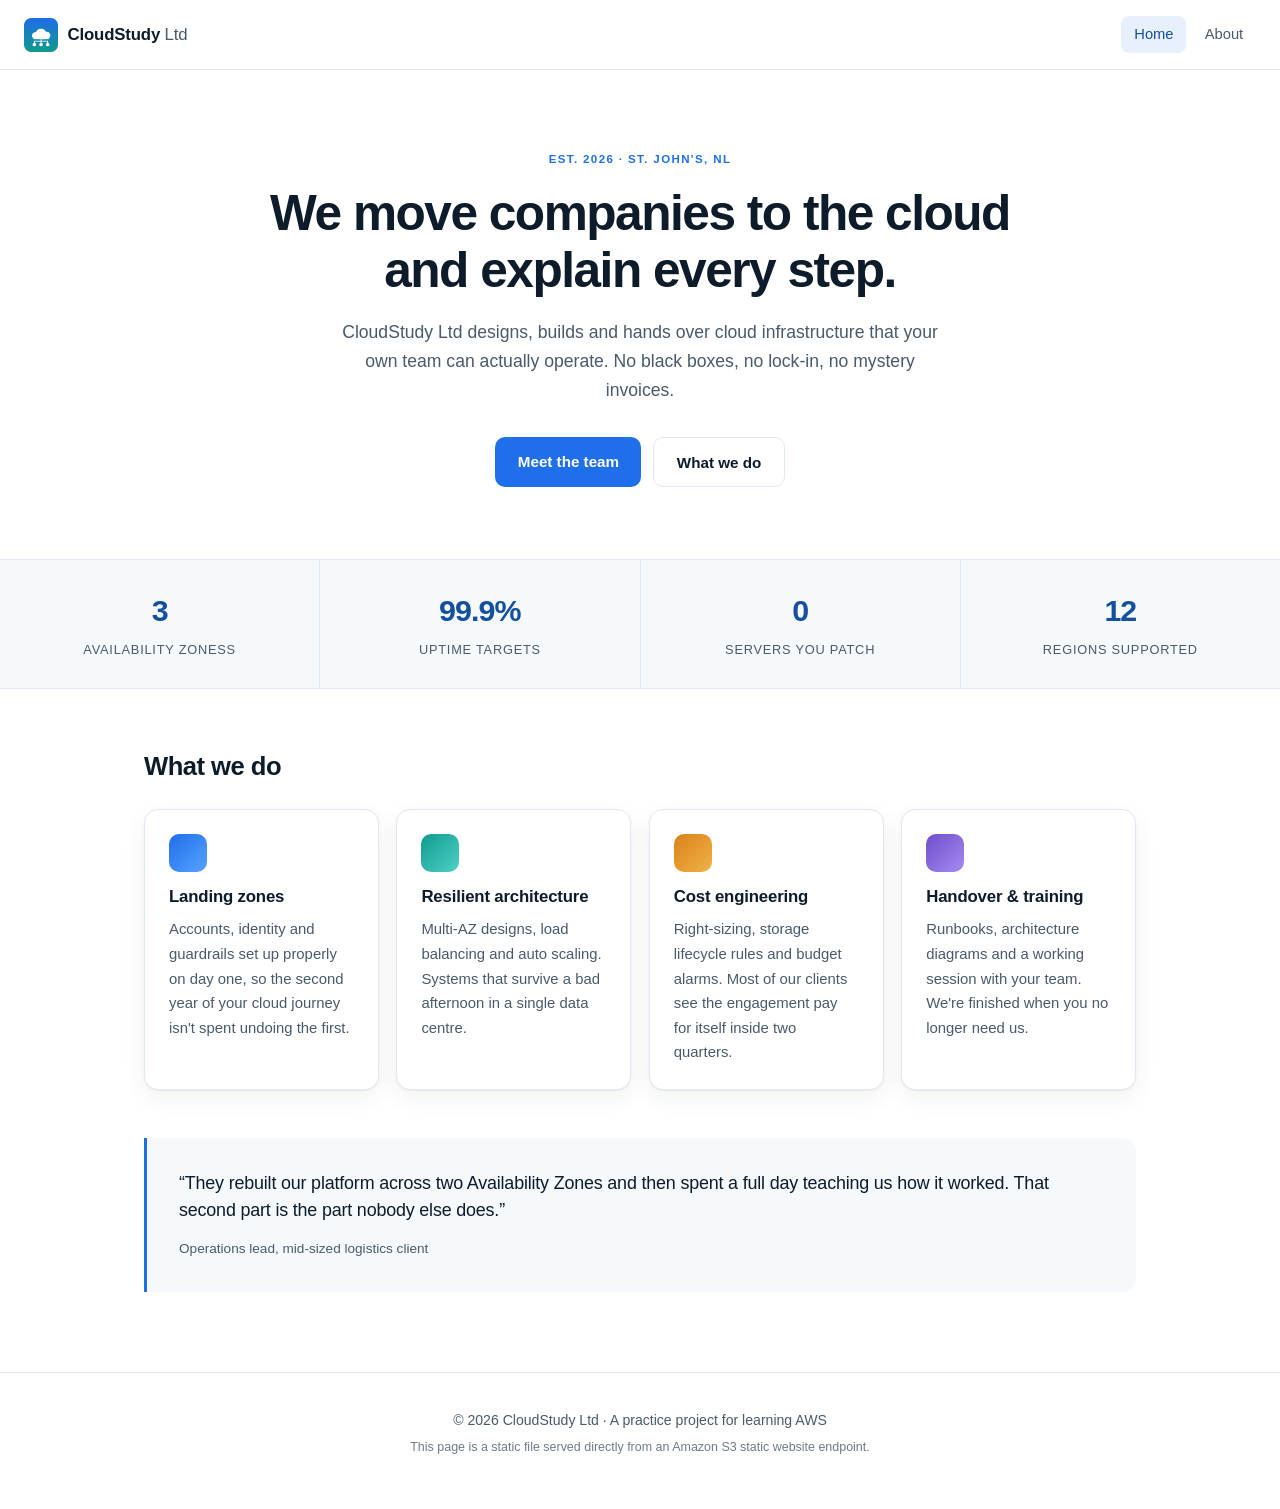
<file: index.html>
<!DOCTYPE html>
<html lang="en">
<head>
<meta charset="utf-8">
<meta name="viewport" content="width=device-width, initial-scale=1">
<title>CloudStudy Ltd — Cloud consulting that actually explains itself</title>
<link rel="stylesheet" href="style.css">
<link rel="icon" href="logo.png">
</head>
<body>

<header class="nav">
  <a class="brand" href="index.html">
    <img src="logo.png" alt="CloudStudy Ltd logo" width="34" height="34">
    <span>CloudStudy<span class="brand-light"> Ltd</span></span>
  </a>
  <nav>
    <a href="index.html" class="active">Home</a>
    <a href="about.html">About</a>
  </nav>
</header>

<section class="hero">
  <p class="eyebrow">Est. 2026 &middot; St. John's, NL</p>
  <h1>We move companies to the cloud<br>and explain every step.</h1>
  <p class="lede">
    CloudStudy Ltd designs, builds and hands over cloud infrastructure that your own
    team can actually operate. No black boxes, no lock-in, no mystery invoices.
  </p>
  <div class="cta-row">
    <a class="btn btn-primary" href="about.html">Meet the team</a>
    <a class="btn btn-ghost" href="#services">What we do</a>
  </div>
</section>

<section class="stats">
  <div class="stat"><strong>3</strong><span>Availability Zoness</span></div>
  <div class="stat"><strong>99.9%</strong><span>Uptime targets</span></div>
  <div class="stat"><strong>0</strong><span>Servers you patch</span></div>
  <div class="stat"><strong>12</strong><span>Regions supported</span></div>
</section>

<main id="services" class="wrap">
  <h2>What we do</h2>
  <div class="grid">
    <article class="card">
      <div class="icon icon-1"></div>
      <h3>Landing zones</h3>
      <p>Accounts, identity and guardrails set up properly on day one, so the
         second year of your cloud journey isn't spent undoing the first.</p>
    </article>
    <article class="card">
      <div class="icon icon-2"></div>
      <h3>Resilient architecture</h3>
      <p>Multi-AZ designs, load balancing and auto scaling. Systems that survive
         a bad afternoon in a single data centre.</p>
    </article>
    <article class="card">
      <div class="icon icon-3"></div>
      <h3>Cost engineering</h3>
      <p>Right-sizing, storage lifecycle rules and budget alarms. Most of our
         clients see the engagement pay for itself inside two quarters.</p>
    </article>
    <article class="card">
      <div class="icon icon-4"></div>
      <h3>Handover &amp; training</h3>
      <p>Runbooks, architecture diagrams and a working session with your team.
         We're finished when you no longer need us.</p>
    </article>
  </div>

  <div class="quote">
    <blockquote>
      &ldquo;They rebuilt our platform across two Availability Zones and then spent a
      full day teaching us how it worked. That second part is the part nobody else does.&rdquo;
    </blockquote>
    <p class="attrib">Operations lead, mid-sized logistics client</p>
  </div>
</main>

<footer>
  <p>&copy; 2026 CloudStudy Ltd &middot; A practice project for learning AWS</p>
  <p class="tiny">This page is a static file served directly from an Amazon S3 static website endpoint.</p>
</footer>

</body>
</html>
</file>
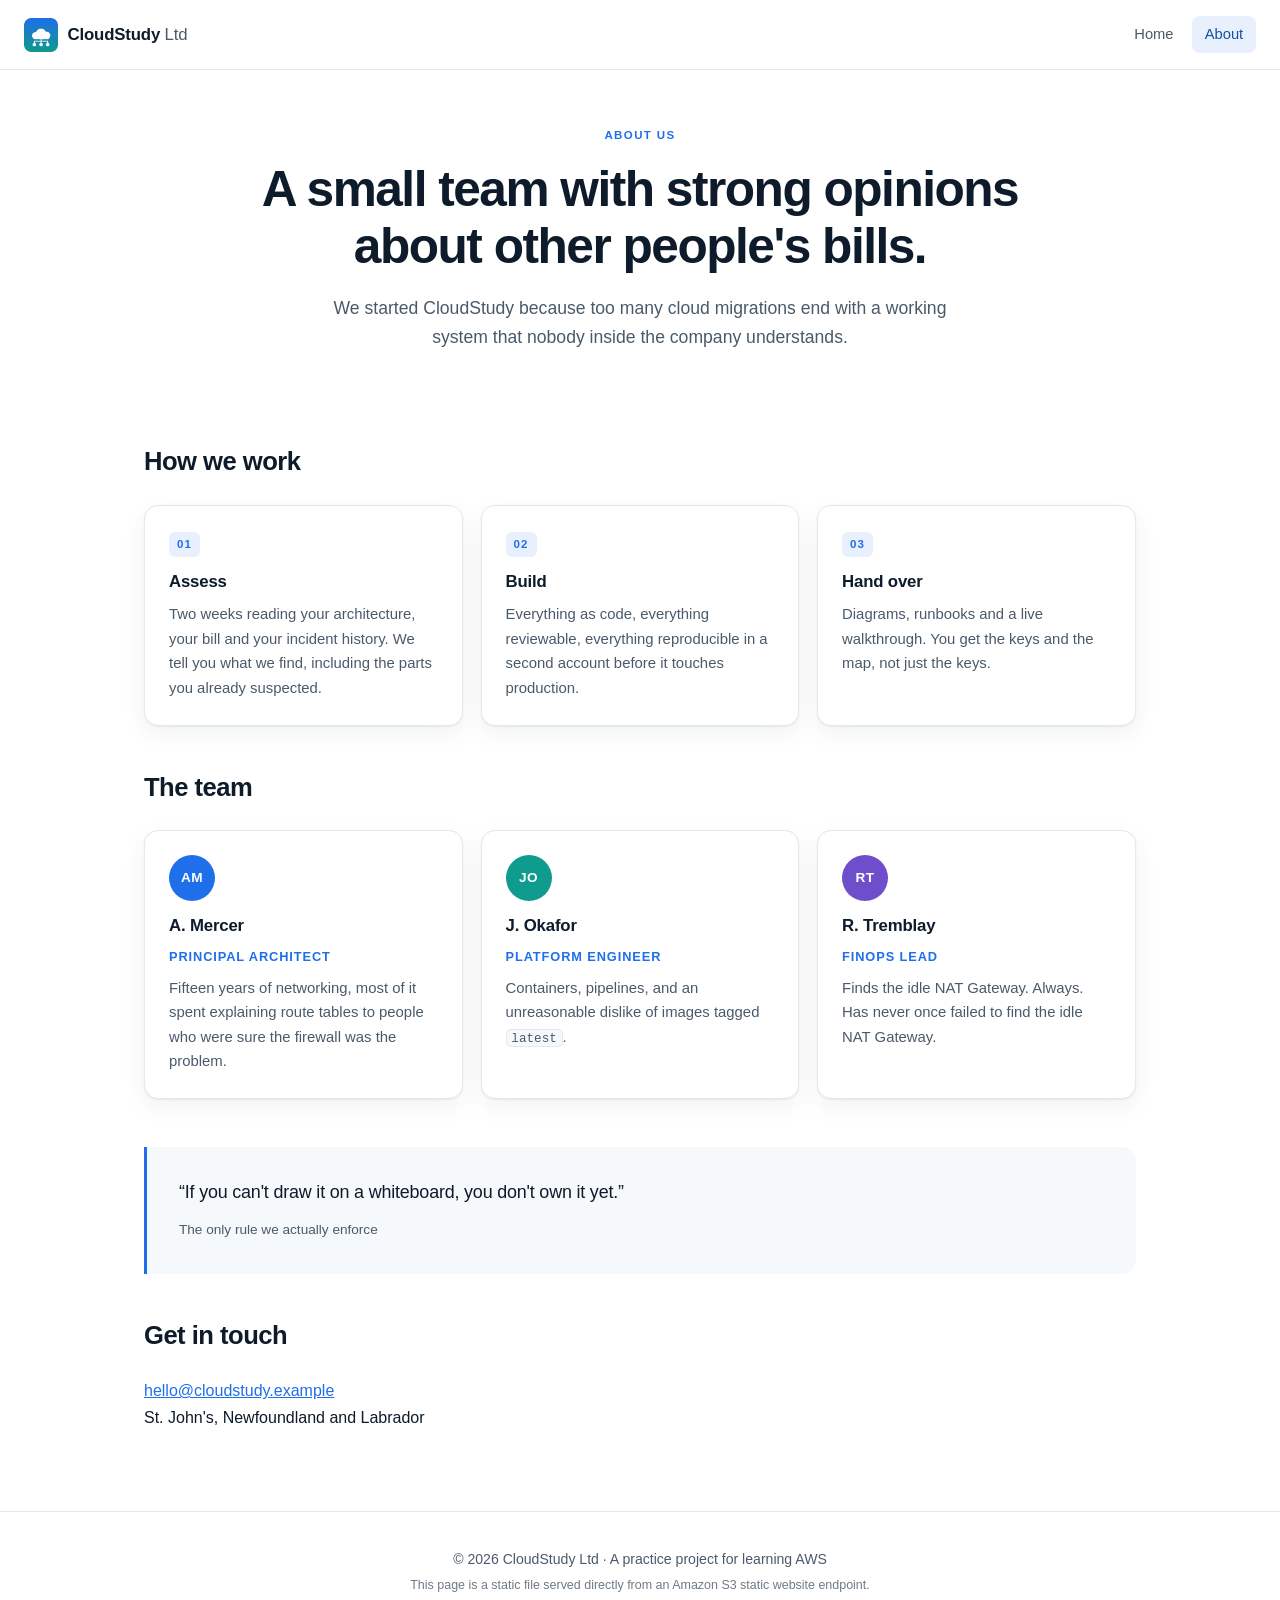
<file: about.html>
<!DOCTYPE html>
<html lang="en">
<head>
<meta charset="utf-8">
<meta name="viewport" content="width=device-width, initial-scale=1">
<title>About — CloudStudy Ltd</title>
<link rel="stylesheet" href="style.css">
<link rel="icon" href="logo.png">
</head>
<body>

<header class="nav">
  <a class="brand" href="index.html">
    <img src="logo.png" alt="CloudStudy Ltd logo" width="34" height="34">
    <span>CloudStudy<span class="brand-light"> Ltd</span></span>
  </a>
  <nav>
    <a href="index.html">Home</a>
    <a href="about.html" class="active">About</a>
  </nav>
</header>

<section class="hero hero-sm">
  <p class="eyebrow">About us</p>
  <h1>A small team with strong opinions<br>about other people's bills.</h1>
  <p class="lede">
    We started CloudStudy because too many cloud migrations end with a working
    system that nobody inside the company understands.
  </p>
</section>

<main class="wrap">

  <h2>How we work</h2>
  <div class="grid grid-3">
    <article class="card">
      <span class="step">01</span>
      <h3>Assess</h3>
      <p>Two weeks reading your architecture, your bill and your incident history.
         We tell you what we find, including the parts you already suspected.</p>
    </article>
    <article class="card">
      <span class="step">02</span>
      <h3>Build</h3>
      <p>Everything as code, everything reviewable, everything reproducible in a
         second account before it touches production.</p>
    </article>
    <article class="card">
      <span class="step">03</span>
      <h3>Hand over</h3>
      <p>Diagrams, runbooks and a live walkthrough. You get the keys and the map,
         not just the keys.</p>
    </article>
  </div>

  <h2>The team</h2>
  <div class="grid grid-3">
    <article class="card person">
      <div class="avatar av-1">AM</div>
      <h3>A. Mercer</h3>
      <p class="role">Principal architect</p>
      <p>Fifteen years of networking, most of it spent explaining route tables to
         people who were sure the firewall was the problem.</p>
    </article>
    <article class="card person">
      <div class="avatar av-2">JO</div>
      <h3>J. Okafor</h3>
      <p class="role">Platform engineer</p>
      <p>Containers, pipelines, and an unreasonable dislike of images tagged
         <code>latest</code>.</p>
    </article>
    <article class="card person">
      <div class="avatar av-3">RT</div>
      <h3>R. Tremblay</h3>
      <p class="role">FinOps lead</p>
      <p>Finds the idle NAT Gateway. Always. Has never once failed to find the
         idle NAT Gateway.</p>
    </article>
  </div>

  <div class="quote">
    <blockquote>
      &ldquo;If you can't draw it on a whiteboard, you don't own it yet.&rdquo;
    </blockquote>
    <p class="attrib">The only rule we actually enforce</p>
  </div>

  <h2>Get in touch</h2>
  <p class="contact">
    <a href="mailto:hello@cloudstudy.example">hello@cloudstudy.example</a><br>
    St. John's, Newfoundland and Labrador
  </p>

</main>

<footer>
  <p>&copy; 2026 CloudStudy Ltd &middot; A practice project for learning AWS</p>
  <p class="tiny">This page is a static file served directly from an Amazon S3 static website endpoint.</p>
</footer>

</body>
</html>
</file>
<file: style.css>
/* CloudStudy Ltd — sample stylesheet for the AWS group study project */

:root {
  --ink:       #0d1b2a;
  --ink-soft:  #4a5a6a;
  --line:      #e2e8f0;
  --bg:        #ffffff;
  --bg-alt:    #f6f9fc;
  --accent:    #1f6feb;
  --accent-dk: #14509f;
  --teal:      #0f9b8e;
  --amber:     #d98218;
  --violet:    #6f4ecc;
  --radius:    14px;
  --shadow:    0 1px 2px rgba(13,27,42,.06), 0 8px 24px rgba(13,27,42,.06);
}

* { box-sizing: border-box; }

html { scroll-behavior: smooth; }

body {
  margin: 0;
  font-family: -apple-system, BlinkMacSystemFont, "Segoe UI", Inter, Roboto,
               "Helvetica Neue", Arial, sans-serif;
  color: var(--ink);
  background: var(--bg);
  line-height: 1.65;
  -webkit-font-smoothing: antialiased;
}

/* ---------- nav ---------- */

.nav {
  display: flex;
  align-items: center;
  justify-content: space-between;
  gap: 1rem;
  padding: 1rem 1.5rem;
  border-bottom: 1px solid var(--line);
  position: sticky;
  top: 0;
  background: rgba(255,255,255,.9);
  backdrop-filter: blur(10px);
  z-index: 10;
}

.brand {
  display: flex;
  align-items: center;
  gap: .6rem;
  font-weight: 700;
  font-size: 1.05rem;
  letter-spacing: -.01em;
  color: var(--ink);
  text-decoration: none;
}

.brand-light { color: var(--ink-soft); font-weight: 500; }

.nav nav { display: flex; gap: .35rem; }

.nav nav a {
  color: var(--ink-soft);
  text-decoration: none;
  font-size: .92rem;
  font-weight: 500;
  padding: .4rem .8rem;
  border-radius: 8px;
}

.nav nav a:hover { background: var(--bg-alt); color: var(--ink); }
.nav nav a.active { background: #e8f0fe; color: var(--accent-dk); }

/* ---------- hero ---------- */

.hero {
  max-width: 860px;
  margin: 0 auto;
  padding: 5rem 1.5rem 3.5rem;
  text-align: center;
}

.hero-sm { padding: 3.5rem 1.5rem 2rem; }

.eyebrow {
  text-transform: uppercase;
  letter-spacing: .12em;
  font-size: .72rem;
  font-weight: 700;
  color: var(--accent);
  margin: 0 0 1rem;
}

.hero h1 {
  font-size: clamp(2rem, 5vw, 3.1rem);
  line-height: 1.15;
  letter-spacing: -.03em;
  margin: 0 0 1.2rem;
}

.lede {
  font-size: 1.1rem;
  color: var(--ink-soft);
  max-width: 620px;
  margin: 0 auto;
}

.cta-row {
  display: flex;
  gap: .75rem;
  justify-content: center;
  flex-wrap: wrap;
  margin-top: 2rem;
}

.btn {
  display: inline-block;
  padding: .7rem 1.4rem;
  border-radius: 10px;
  text-decoration: none;
  font-weight: 600;
  font-size: .95rem;
  transition: transform .12s ease, background .12s ease;
}

.btn:hover { transform: translateY(-1px); }
.btn-primary { background: var(--accent); color: #fff; }
.btn-primary:hover { background: var(--accent-dk); }
.btn-ghost { border: 1px solid var(--line); color: var(--ink); }
.btn-ghost:hover { background: var(--bg-alt); }

/* ---------- stats ---------- */

.stats {
  display: grid;
  grid-template-columns: repeat(auto-fit, minmax(150px, 1fr));
  gap: 1px;
  background: var(--line);
  border-block: 1px solid var(--line);
  margin-top: 1rem;
}

.stat {
  background: var(--bg-alt);
  padding: 1.6rem 1rem;
  text-align: center;
}

.stat strong {
  display: block;
  font-size: 1.9rem;
  letter-spacing: -.03em;
  color: var(--accent-dk);
}

.stat span {
  font-size: .8rem;
  color: var(--ink-soft);
  text-transform: uppercase;
  letter-spacing: .06em;
}

/* ---------- layout ---------- */

.wrap {
  max-width: 1040px;
  margin: 0 auto;
  padding: 3.5rem 1.5rem 4rem;
}

h2 {
  font-size: 1.6rem;
  letter-spacing: -.02em;
  margin: 2.5rem 0 1.4rem;
}

.wrap > h2:first-child { margin-top: 0; }

.grid {
  display: grid;
  grid-template-columns: repeat(auto-fit, minmax(230px, 1fr));
  gap: 1.1rem;
}

.grid-3 { grid-template-columns: repeat(auto-fit, minmax(260px, 1fr)); }

.card {
  border: 1px solid var(--line);
  border-radius: var(--radius);
  padding: 1.5rem;
  background: var(--bg);
  box-shadow: var(--shadow);
  transition: transform .15s ease, box-shadow .15s ease;
}

.card:hover {
  transform: translateY(-3px);
  box-shadow: 0 2px 4px rgba(13,27,42,.07), 0 14px 34px rgba(13,27,42,.1);
}

.card h3 { margin: .7rem 0 .4rem; font-size: 1.05rem; letter-spacing: -.01em; }
.card p  { margin: 0; color: var(--ink-soft); font-size: .93rem; }

.icon {
  width: 38px;
  height: 38px;
  border-radius: 10px;
}

.icon-1 { background: linear-gradient(135deg, #1f6feb, #56a2ff); }
.icon-2 { background: linear-gradient(135deg, #0f9b8e, #4fd1c5); }
.icon-3 { background: linear-gradient(135deg, #d98218, #f0b24a); }
.icon-4 { background: linear-gradient(135deg, #6f4ecc, #a58bf0); }

.step {
  display: inline-block;
  font-size: .72rem;
  font-weight: 700;
  letter-spacing: .1em;
  color: var(--accent);
  background: #e8f0fe;
  padding: .2rem .5rem;
  border-radius: 6px;
}

/* ---------- people ---------- */

.avatar {
  width: 46px;
  height: 46px;
  border-radius: 50%;
  display: grid;
  place-items: center;
  color: #fff;
  font-weight: 700;
  font-size: .85rem;
  letter-spacing: .04em;
}

.av-1 { background: var(--accent); }
.av-2 { background: var(--teal); }
.av-3 { background: var(--violet); }

.role {
  font-size: .8rem !important;
  text-transform: uppercase;
  letter-spacing: .07em;
  color: var(--accent) !important;
  font-weight: 600;
  margin-bottom: .5rem !important;
}

.person p + p { margin-top: .5rem; }

code {
  background: var(--bg-alt);
  border: 1px solid var(--line);
  border-radius: 5px;
  padding: .05rem .3rem;
  font-size: .85em;
}

/* ---------- quote ---------- */

.quote {
  margin: 3rem 0 1rem;
  padding: 2rem;
  background: var(--bg-alt);
  border-left: 3px solid var(--accent);
  border-radius: 0 var(--radius) var(--radius) 0;
}

.quote blockquote {
  margin: 0;
  font-size: 1.12rem;
  line-height: 1.55;
  letter-spacing: -.01em;
}

.attrib {
  margin: .8rem 0 0;
  font-size: .85rem;
  color: var(--ink-soft);
}

.contact a { color: var(--accent); }

/* ---------- footer ---------- */

footer {
  border-top: 1px solid var(--line);
  padding: 2rem 1.5rem 3rem;
  text-align: center;
  color: var(--ink-soft);
  font-size: .88rem;
}

footer p { margin: .25rem 0; }
.tiny { font-size: .78rem; opacity: .8; }

@media (max-width: 560px) {
  .hero { padding-top: 3.5rem; }
  .nav { padding: .8rem 1rem; }
}
</file>
